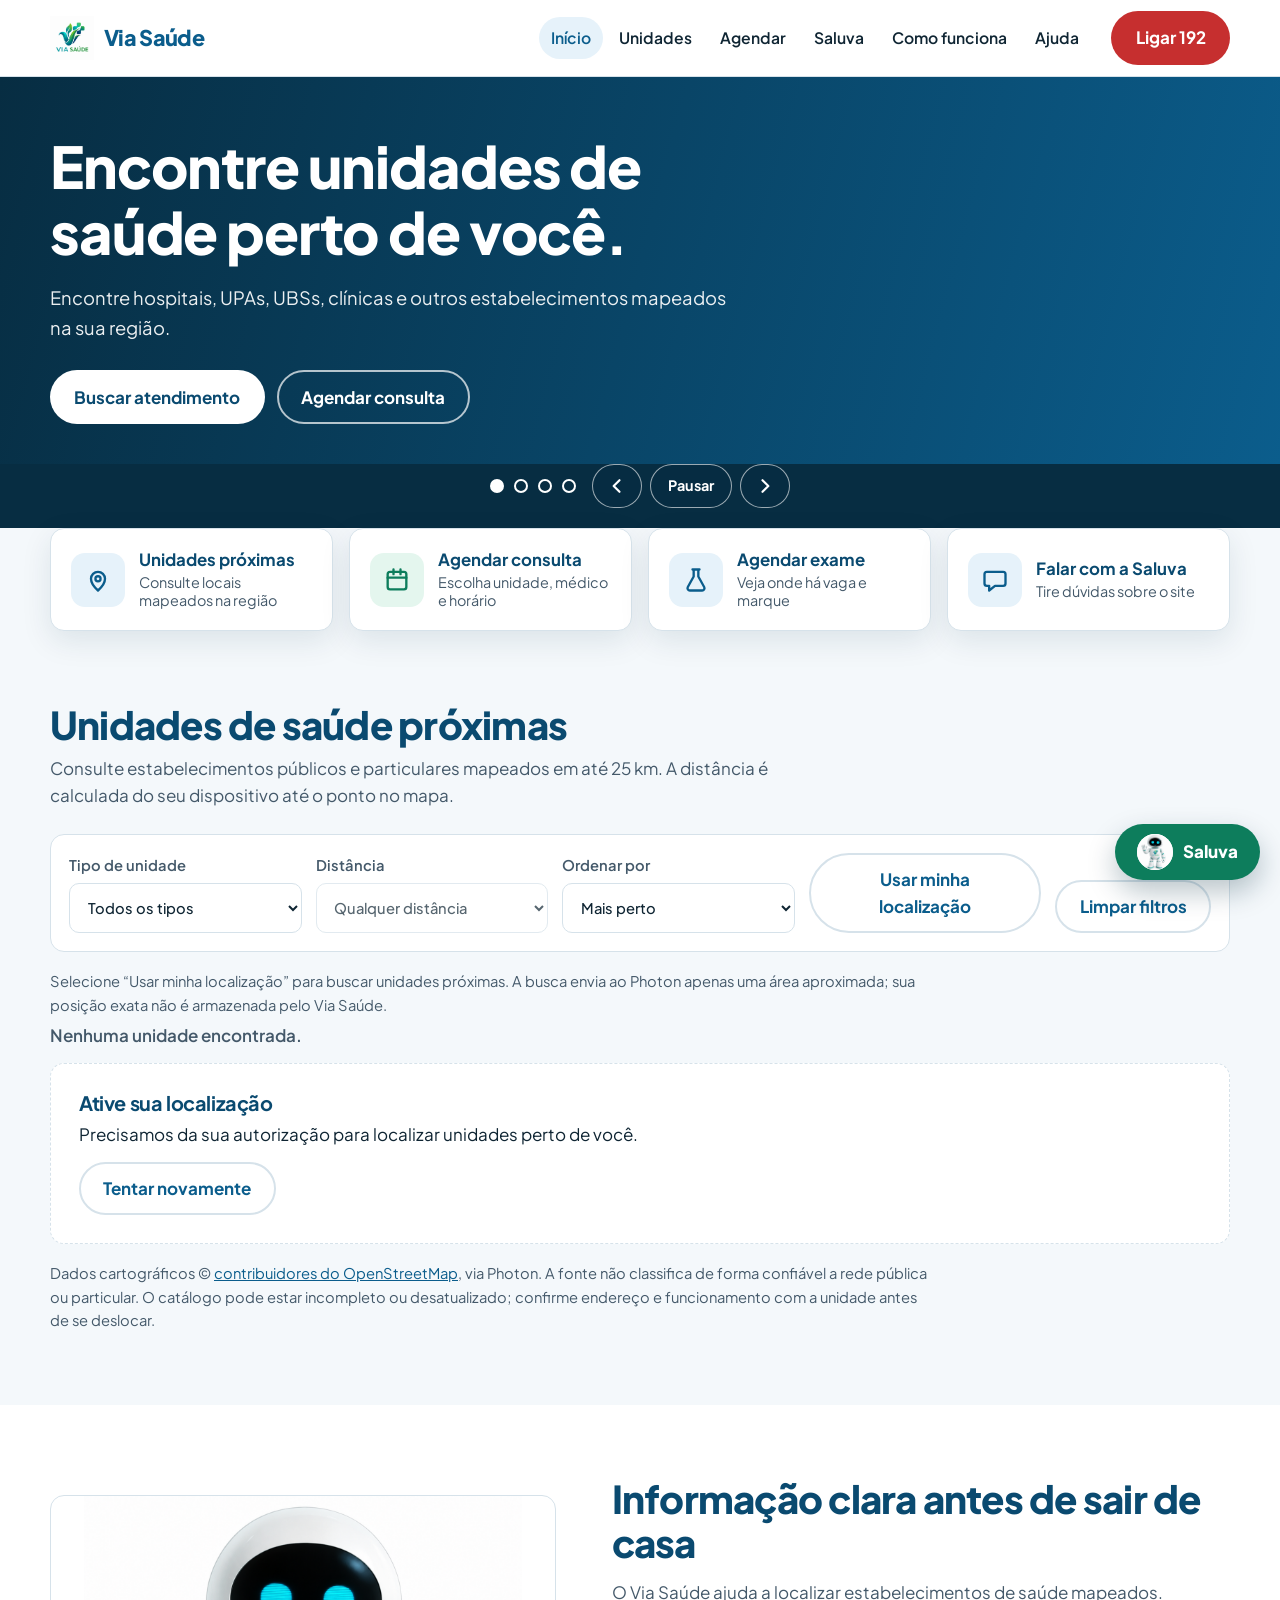
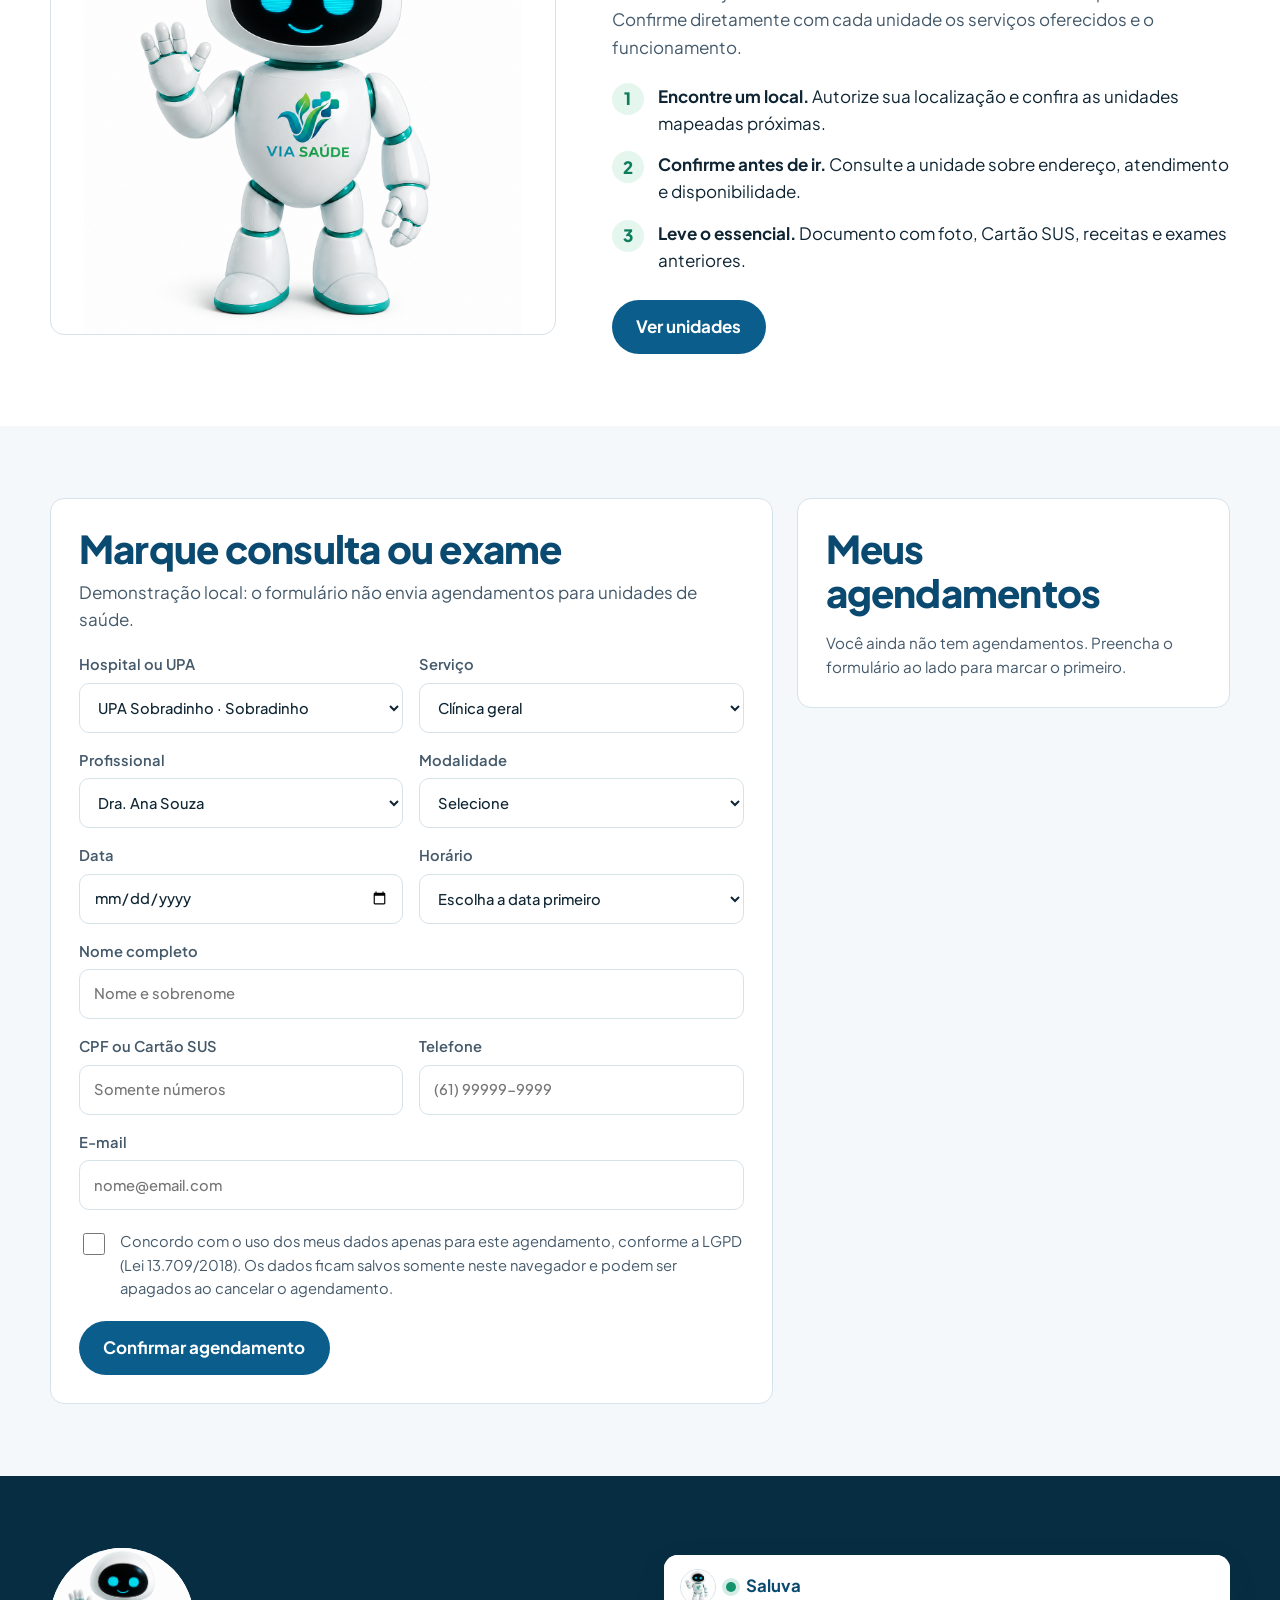
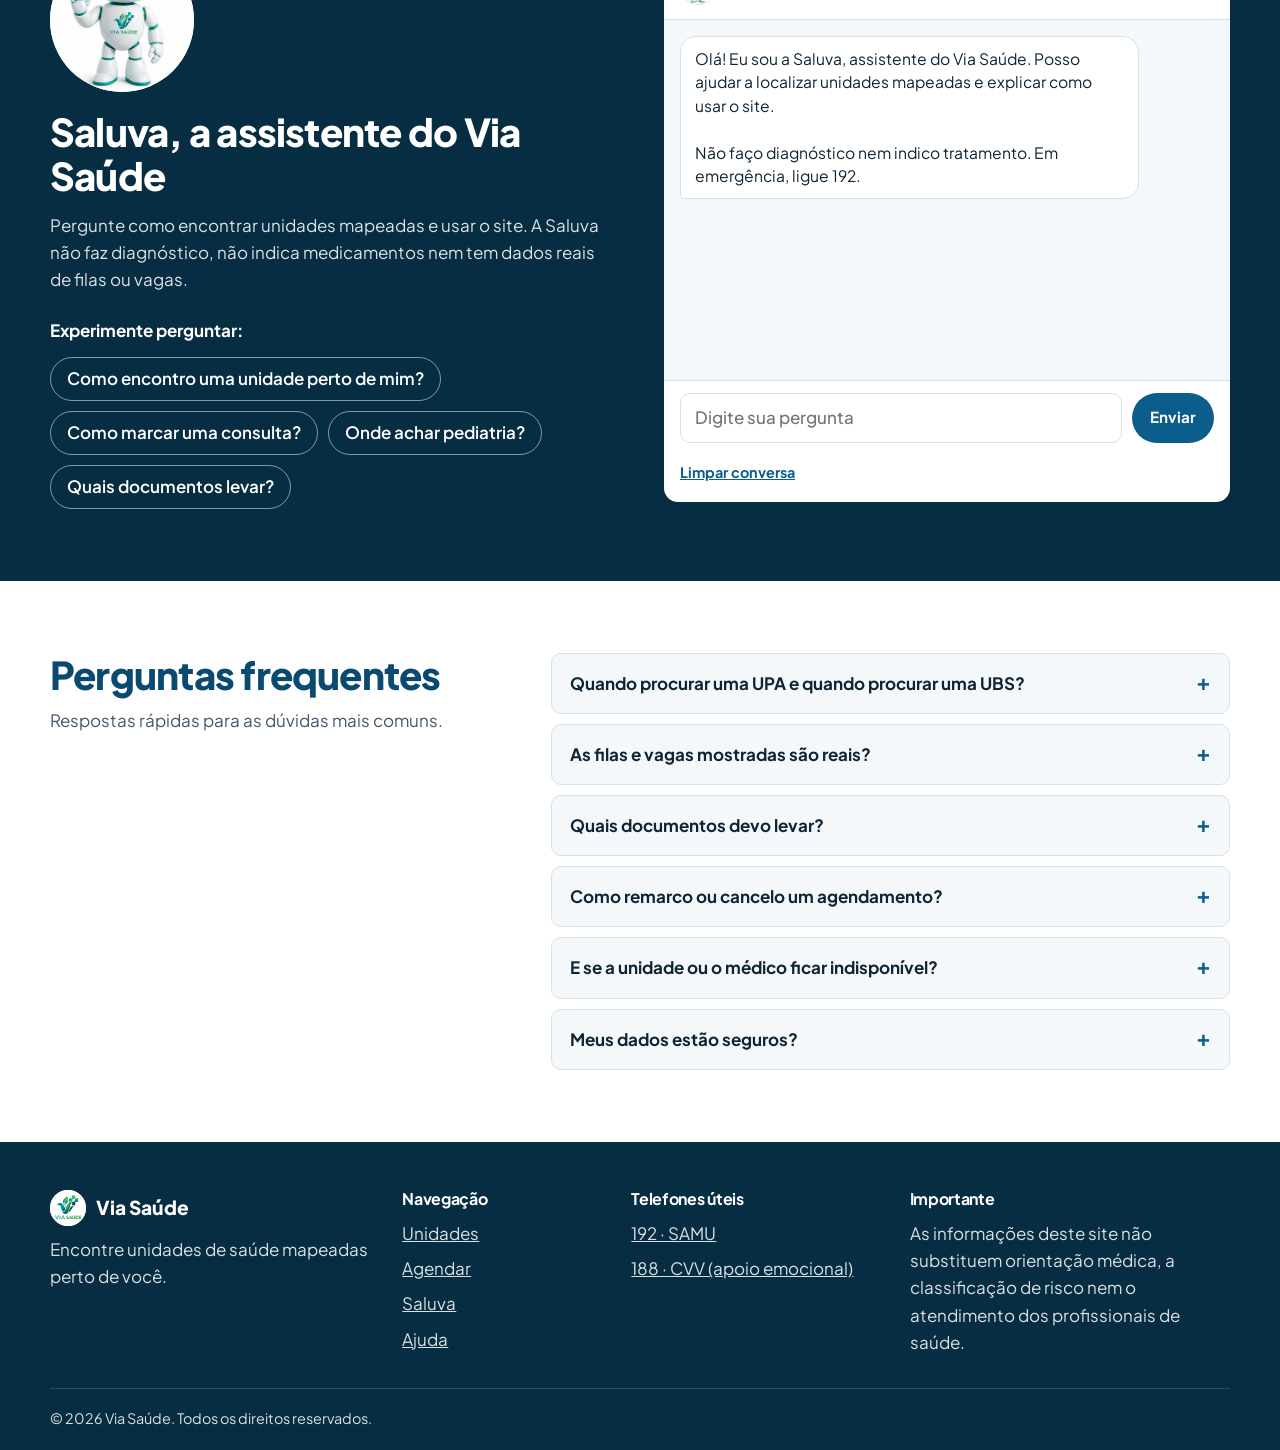
<file: ViaSaude/frontend/index.html>
<!DOCTYPE html>
<html lang="pt-BR">
<head>
  <meta charset="UTF-8" />
  <meta name="viewport" content="width=device-width, initial-scale=1.0" />
  <title>Via Saúde | Encontre o atendimento certo</title>
  <meta name="description" content="Encontre hospitais, UPAs, UBSs, clínicas e outros estabelecimentos de saúde mapeados perto de você. Calcule a distância a partir da sua localização." />
  <meta name="theme-color" content="#0b5d8c" />
  <link rel="icon" type="image/png" href="img/logo_viasaude.png" />
  <link rel="preconnect" href="https://fonts.googleapis.com" />
  <link rel="preconnect" href="https://fonts.gstatic.com" crossorigin />
  <link href="https://fonts.googleapis.com/css2?family=Plus+Jakarta+Sans:wght@400;500;600;700;800&display=swap" rel="stylesheet" />
  <link rel="stylesheet" href="styles.css" />
</head>
<body>
  <a class="skip-link" href="#conteudo">Ir para o conteúdo</a>

  <div class="demo-banner" id="demoB  anner" hidden>
    A lista de locais usa dados cartográficos do OpenStreetMap e pode estar incompleta. O formulário de agendamento é uma demonstração: unidades, profissionais, horários e filas não representam disponibilidade real.
  </div>

  <header class="site-header">
    <div class="container header-inner">
      <a class="brand" href="#inicio" aria-label="Via Saúde, página inicial">
        <img src="img/logo_viasaude.png" alt="" width="44" height="44" />
        <span>Via Saúde</span>
      </a>

      <button class="nav-toggle" type="button" id="navToggle" aria-expanded="false" aria-controls="mainNav">
        <span class="sr-only">Abrir menu</span>
        <svg viewBox="0 0 24 24" width="26" height="26" aria-hidden="true"><path d="M4 7h16M4 12h16M4 17h16" fill="none" stroke="currentColor" stroke-width="2.4" stroke-linecap="round"/></svg>
      </button>

      <nav class="main-nav" id="mainNav" aria-label="Navegação principal">
        <a href="#inicio" class="nav-link">Início</a>
        <a href="#unidades" class="nav-link">Unidades</a>
        <a href="#agendar" class="nav-link">Agendar</a>
        <a href="#saluva" class="nav-link">Saluva</a>
        <a href="#como-funciona" class="nav-link">Como funciona</a>
        <a href="#ajuda" class="nav-link">Ajuda</a>
      </nav>

      <a class="btn btn-emergency" href="tel:192" aria-label="Emergência: ligar para o SAMU, 192">Ligar 192</a>
    </div>
  </header>

  <main id="conteudo">

    <!-- DESTAQUES (carrossel automático) -->
    <section class="hero" id="inicio" aria-roledescription="carrossel" aria-label="Destaques do Via Saúde" data-carousel>
      <div class="slides">

        <article class="slide slide--1 is-active" aria-roledescription="slide" aria-label="1 de 4">
          <div class="container">
            <div class="slide-copy">
              <h1>Encontre unidades de saúde perto de você.</h1>
              <p>Encontre hospitais, UPAs, UBSs, clínicas e outros estabelecimentos mapeados na sua região.</p>
              <div class="slide-actions">
                <a href="#unidades" class="btn btn-light">Buscar atendimento</a>
                <a href="#agendar" class="btn btn-outline-light">Agendar consulta</a>
              </div>
            </div>
          </div>
        </article>

        <article class="slide slide--2" aria-roledescription="slide" aria-label="2 de 4" aria-hidden="true">
          <div class="container">
            <div class="slide-copy">
              <h2>Marque consulta ou exame pelo site.</h2>
              <p>Escolha a unidade, o profissional e o horário. Se algo mudar depois, avisamos para você refazer a marcação.</p>
              <div class="slide-actions">
                <a href="#agendar" class="btn btn-light">Agendar agora</a>
                <a href="#agendar" class="btn btn-outline-light">Ver meus agendamentos</a>
              </div>
            </div>
          </div>
        </article>

        <article class="slide slide--3" aria-roledescription="slide" aria-label="3 de 4" aria-hidden="true">
          <div class="container">
            <div class="slide-copy">
              <h2>Converse com a Saluva.</h2>
              <p>Ela explica como usar o site, ajuda a achar a unidade certa e responde dúvidas sobre o agendamento.</p>
              <div class="slide-actions">
                <button type="button" class="btn btn-light" data-saluva-open>Conversar agora</button>
                <a href="#saluva" class="btn btn-outline-light">Conhecer a Saluva</a>
              </div>
            </div>
          </div>
        </article>

        <article class="slide slide--4" aria-roledescription="slide" aria-label="4 de 4" aria-hidden="true">
          <div class="container">
            <div class="slide-copy">
              <h2>Emergência? Não espere.</h2>
              <p>Se há risco à vida, ligue 192 (SAMU). O Via Saúde organiza informações e não substitui a avaliação da equipe de saúde.</p>
              <div class="slide-actions">
                <a href="tel:192" class="btn btn-light">Ligar 192</a>
              </div>
            </div>
          </div>
        </article>
      </div>

      <div class="container hero-controls">
        <div class="hero-dots" role="group" aria-label="Escolher destaque"></div>
        <div class="hero-buttons">
          <button type="button" class="ctrl" data-carousel-prev aria-label="Destaque anterior">
            <svg viewBox="0 0 24 24" width="20" height="20" aria-hidden="true"><path d="M15 5l-7 7 7 7" fill="none" stroke="currentColor" stroke-width="2.6" stroke-linecap="round" stroke-linejoin="round"/></svg>
          </button>
          <button type="button" class="ctrl" data-carousel-pause aria-label="Pausar rotação automática">Pausar</button>
          <button type="button" class="ctrl" data-carousel-next aria-label="Próximo destaque">
            <svg viewBox="0 0 24 24" width="20" height="20" aria-hidden="true"><path d="M9 5l7 7-7 7" fill="none" stroke="currentColor" stroke-width="2.6" stroke-linecap="round" stroke-linejoin="round"/></svg>
          </button>
        </div>
      </div>
    </section>

    <!-- ACESSO RÁPIDO -->
    <section class="quick" aria-label="Acesso rápido">
      <div class="container quick-grid">
        <a class="quick-card" href="#unidades">
          <span class="quick-icon"><svg viewBox="0 0 24 24" width="28" height="28" aria-hidden="true"><path d="M12 21s-6-5.2-6-10a6 6 0 1 1 12 0c0 4.8-6 10-6 10z"/><circle cx="12" cy="11" r="2.2"/></svg></span>
          <span class="quick-text"><strong>Unidades próximas</strong><span>Consulte locais mapeados na região</span></span>
        </a>
        <a class="quick-card" href="#agendar" data-action="prefill-booking" data-service="consulta-geral">
          <span class="quick-icon"><svg viewBox="0 0 24 24" width="28" height="28" aria-hidden="true"><rect x="4" y="5" width="16" height="15" rx="2"/><path d="M4 10h16M9 3v4M15 3v4"/></svg></span>
          <span class="quick-text"><strong>Agendar consulta</strong><span>Escolha unidade, médico e horário</span></span>
        </a>
        <a class="quick-card" href="#agendar" data-action="prefill-booking" data-service="ultrassom">
          <span class="quick-icon"><svg viewBox="0 0 24 24" width="28" height="28" aria-hidden="true"><path d="M9 3h6M10 3v6l-5 9a2 2 0 0 0 1.8 3h10.4A2 2 0 0 0 19 18l-5-9V3"/></svg></span>
          <span class="quick-text"><strong>Agendar exame</strong><span>Veja onde há vaga e marque</span></span>
        </a>
        <button class="quick-card" type="button" data-saluva-open>
          <span class="quick-icon"><svg viewBox="0 0 24 24" width="28" height="28" aria-hidden="true"><path d="M5 5h14a2 2 0 0 1 2 2v8a2 2 0 0 1-2 2h-7l-5 4v-4H5a2 2 0 0 1-2-2V7a2 2 0 0 1 2-2z"/></svg></span>
          <span class="quick-text"><strong>Falar com a Saluva</strong><span>Tire dúvidas sobre o site</span></span>
        </button>
      </div>
    </section>

    <!-- UNIDADES -->
    <section class="section" id="unidades">
      <div class="container">
        <div class="section-head">
          <h2>Unidades de saúde próximas</h2>
          <p>Consulte estabelecimentos públicos e particulares mapeados em até 25 km. A distância é calculada do seu dispositivo até o ponto no mapa.</p>
        </div>

        <div class="filter-bar">
          <label>
            <span>Tipo de unidade</span>
            <select id="typeFilter">
              <option value="todos">Todos os tipos</option>
              <option value="Hospital">Hospitais</option>
              <option value="Hospital Regional">Hospitais regionais</option>
              <option value="UPA">UPAs</option>
              <option value="UBS">UBSs e postos de saúde</option>
              <option value="Clínica">Clínicas e centros médicos</option>
              <option value="Consultório">Consultórios e ambulatórios</option>
              <option value="Dentista">Dentistas</option>
              <option value="Farmácia">Farmácias</option>
              <option value="Laboratório">Laboratórios</option>
              <option value="Diagnóstico">Diagnóstico por imagem</option>
              <option value="Reabilitação">Reabilitação</option>
              <option value="Unidade de saúde">Outras unidades</option>
            </select>
          </label>
          <label>
            <span>Distância</span>
            <select id="distanceFilter">
              <option value="todos">Qualquer distância</option>
              <option value="ate-2km">Até 2 km</option>
              <option value="ate-5km">Até 5 km</option>
              <option value="mais-5km">Mais de 5 km</option>
            </select>
          </label>
          <label>
            <span>Ordenar por</span>
            <select id="sortFilter">
              <option value="distancia">Mais perto</option>
              <option value="nome">Nome</option>
            </select>
          </label>
          <button type="button" class="btn btn-secondary" id="getLocation" aria-label="Usar minha localização">Usar minha localização</button>
          <button type="button" class="btn btn-secondary" id="clearFilters">Limpar filtros</button>
        </div>

        <p class="fineprint" id="locationStatus" aria-live="polite">Selecione “Usar minha localização” para buscar unidades próximas. A busca envia ao Photon apenas uma área aproximada; sua posição exata não é armazenada pelo Via Saúde.</p>
        <p class="unit-summary" id="unitSummary" aria-live="polite"></p>
        <div id="unitResults" class="unit-grid"></div>
        <p class="fineprint">Dados cartográficos © <a href="https://www.openstreetmap.org/copyright" target="_blank" rel="noopener noreferrer">contribuidores do OpenStreetMap</a>, via Photon. A fonte não classifica de forma confiável a rede pública ou particular. O catálogo pode estar incompleto ou desatualizado; confirme endereço e funcionamento com a unidade antes de se deslocar.</p>
      </div>
    </section>

    <!-- COMO FUNCIONA -->
    <section class="section section-white" id="como-funciona">
      <div class="container about">
        <img class="about-saluva" src="img/saluva.png" alt="Saluva, assistente virtual do Via Saúde" width="640" height="640" loading="lazy" />
        <div>
          <h2>Informação clara antes de sair de casa</h2>
          <p>O Via Saúde ajuda a localizar estabelecimentos de saúde mapeados. Confirme diretamente com cada unidade os serviços oferecidos e o funcionamento.</p>
          <ol class="steps">
            <li><strong>Encontre um local.</strong> Autorize sua localização e confira as unidades mapeadas próximas.</li>
            <li><strong>Confirme antes de ir.</strong> Consulte a unidade sobre endereço, atendimento e disponibilidade.</li>
            <li><strong>Leve o essencial.</strong> Documento com foto, Cartão SUS, receitas e exames anteriores.</li>
          </ol>
          <a href="#unidades" class="btn btn-primary">Ver unidades</a>
        </div>
      </div>
    </section>

    <!-- AGENDAMENTO -->
    <section class="section" id="agendar">
      <div class="container appointment-layout">
        <div class="panel">
          <h2>Marque consulta ou exame</h2>
          <p class="panel-lead" id="formTitle">Demonstração local: o formulário não envia agendamentos para unidades de saúde.</p>

          <form id="appointmentForm" novalidate>
            <div class="form-grid">
              <label>
                <span>Hospital ou UPA</span>
                <select id="appointmentUnit" name="unitId" required></select>
              </label>
              <label>
                <span>Serviço</span>
                <select id="appointmentService" name="service" required></select>
              </label>
              <label>
                <span>Profissional</span>
                <select id="appointmentDoctor" name="doctor" required></select>
              </label>
              <label>
                <span>Modalidade</span>
                <select id="appointmentMode" name="mode" required>
                  <option value="">Selecione</option>
                  <option value="presencial">Presencial</option>
                  <option value="online">Online</option>
                </select>
              </label>
              <label>
                <span>Data</span>
                <input type="date" id="appointmentDate" name="date" required />
              </label>
              <label>
                <span>Horário</span>
                <select id="appointmentTime" name="time" required></select>
              </label>
              <label class="span-2">
                <span>Nome completo</span>
                <input type="text" id="patientName" name="name" autocomplete="name" placeholder="Nome e sobrenome" required />
              </label>
              <label>
                <span>CPF ou Cartão SUS</span>
                <input type="text" id="patientDocument" name="document" inputmode="numeric" autocomplete="off" placeholder="Somente números" required />
              </label>
              <label>
                <span>Telefone</span>
                <input type="tel" id="patientPhone" name="phone" autocomplete="tel" placeholder="(61) 99999-9999" required />
              </label>
              <label class="span-2">
                <span>E-mail</span>
                <input type="email" id="patientEmail" name="email" autocomplete="email" placeholder="nome@email.com" required />
              </label>
            </div>

            <div class="consent">
              <input type="checkbox" id="privacyConsent" name="privacyConsent" required />
              <label for="privacyConsent">Concordo com o uso dos meus dados apenas para este agendamento, conforme a LGPD (Lei 13.709/2018). Os dados ficam salvos somente neste navegador e podem ser apagados ao cancelar o agendamento.</label>
            </div>

            <div class="form-actions">
              <button type="submit" class="btn btn-primary" id="submitBtn">Confirmar agendamento</button>
              <button type="button" class="btn btn-secondary" id="cancelEdit" hidden>Cancelar alteração</button>
            </div>
          </form>

          <div id="formMessage" class="form-message" role="status" aria-live="polite"></div>
        </div>

        <aside class="panel">
          <h2>Meus agendamentos</h2>
          <div id="appointmentsList" class="appointments" aria-live="polite"></div>
        </aside>
      </div>
    </section>

    <!-- SALUVA -->
    <section class="section saluva" id="saluva">
      <div class="container saluva-layout">
        <div class="saluva-copy">
          <img class="saluva-portrait" src="img/saluva.png" alt="Saluva, assistente virtual do Via Saúde" width="160" height="160" loading="lazy" />
          <h2>Saluva, a assistente do Via Saúde</h2>
          <p>Pergunte como encontrar unidades mapeadas e usar o site. A Saluva não faz diagnóstico, não indica medicamentos nem tem dados reais de filas ou vagas.</p>
          <p class="saluva-try">Experimente perguntar:</p>
          <div class="chips">
            <button type="button" class="chip" data-saluva-prompt="Como encontro uma unidade perto de mim?">Como encontro uma unidade perto de mim?</button>
            <button type="button" class="chip" data-saluva-prompt="Como faço para marcar uma consulta?">Como marcar uma consulta?</button>
            <button type="button" class="chip" data-saluva-prompt="Onde posso levar meu filho ao pediatra?">Onde achar pediatria?</button>
            <button type="button" class="chip" data-saluva-prompt="Quais documentos devo levar?">Quais documentos levar?</button>
          </div>
        </div>

        <div class="chat chat-inline" data-saluva aria-label="Conversa com a Saluva">
          <div class="chat-head">
            <img class="chat-avatar" src="img/saluva.png" alt="" width="36" height="36" />
            <span class="dot-online" aria-hidden="true"></span>
            <strong>Saluva</strong>
          </div>
        </div>
      </div>
    </section>

    <!-- AJUDA -->
    <section class="section section-white" id="ajuda">
      <div class="container help-layout">
        <div>
          <h2>Perguntas frequentes</h2>
          <p>Respostas rápidas para as dúvidas mais comuns.</p>
        </div>
        <div class="faq">
          <details>
            <summary>Quando procurar uma UPA e quando procurar uma UBS?</summary>
            <p>As UPAs funcionam 24 horas e atendem urgências, como febre alta, dores fortes e ferimentos. As UBSs cuidam do acompanhamento de rotina, de vacinas e de consultas agendadas. Se há risco à vida, ligue 192 (SAMU).</p>
          </details>
          <details>
            <summary>As filas e vagas mostradas são reais?</summary>
            <p>Não. O site não recebe dados reais de filas, lotação, serviços ou vagas. O formulário de agendamento é apenas uma demonstração e não envia marcações para unidades.</p>
          </details>
          <details>
            <summary>Quais documentos devo levar?</summary>
            <p>Documento oficial com foto e Cartão SUS. Se tiver, leve também receitas, exames anteriores e a carteira de vacinação.</p>
          </details>
          <details>
            <summary>Como remarco ou cancelo um agendamento?</summary>
            <p>Na seção Meus agendamentos, use os botões Remarcar ou Cancelar do agendamento desejado.</p>
          </details>
          <details>
            <summary>E se a unidade ou o médico ficar indisponível?</summary>
            <p>O agendamento aparece com um aviso em Meus agendamentos e você é notificado na tela. Basta tocar em Remarcar e escolher outra opção.</p>
          </details>
          <details>
            <summary>Meus dados estão seguros?</summary>
            <p>Os dados do agendamento ficam salvos apenas no seu navegador. O documento aparece mascarado na lista e tudo é apagado quando você cancela o agendamento ou limpa os dados do site.</p>
          </details>
        </div>
      </div>
    </section>
  </main>

  <footer class="site-footer">
    <div class="container footer-grid">
      <div>
        <p class="footer-brand"><img src="img/logo_viasaude.png" alt="" width="36" height="36" /> Via Saúde</p>
        <p>Encontre unidades de saúde mapeadas perto de você.</p>
      </div>
      <div>
        <h3>Navegação</h3>
        <ul>
          <li><a href="#unidades">Unidades</a></li>
          <li><a href="#agendar">Agendar</a></li>
          <li><a href="#saluva">Saluva</a></li>
          <li><a href="#ajuda">Ajuda</a></li>
        </ul>
      </div>
      <div>
        <h3>Telefones úteis</h3>
        <ul>
          <li><a href="tel:192">192 · SAMU</a></li>
          <li><a href="tel:188">188 · CVV (apoio emocional)</a></li>
        </ul>
      </div>
      <div>
        <h3>Importante</h3>
        <p>As informações deste site não substituem orientação médica, a classificação de risco nem o atendimento dos profissionais de saúde.</p>
      </div>
    </div>
    <div class="container footer-bottom">
      <p>© <span id="year"></span> Via Saúde. Todos os direitos reservados.</p>
    </div>
  </footer>

  <!-- Saluva flutuante -->
  <button class="saluva-fab" id="openSaluva" type="button" aria-expanded="false" aria-controls="chatWidget">
    <img class="saluva-fab-avatar" src="img/saluva.png" alt="" width="36" height="36" />
    <span id="fabLabel">Saluva</span>
  </button>

  <aside class="chat chat-widget" id="chatWidget" data-saluva aria-label="Chat da Saluva" hidden>
    <div class="chat-head">
      <img class="chat-avatar" src="img/saluva.png" alt="" width="36" height="36" />
      <span class="dot-online" aria-hidden="true"></span>
      <strong>Saluva</strong>
      <button type="button" class="chat-close" id="closeChat" aria-label="Fechar chat">×</button>
    </div>
  </aside>

  <div id="toast" class="toast" role="status" aria-live="polite" hidden></div>

  <script src="js/data.js"></script>
  <script src="js/saluva.js"></script>
  <script src="js/main.js"></script>
</body>
</html>
</file>
<file: ViaSaude/frontend/styles.css>
:root {
  --azul-950: #072d42;
  --azul-800: #0a4a70;
  --azul-700: #0b5d8c;
  --azul-500: #1d82c9;
  --azul-100: #e6f2fa;
  --verde-700: #0d7d5c;
  --verde-500: #14946e;
  --verde-100: #e4f6ee;
  --amarelo-700: #8a5a00;
  --amarelo-500: #d99a1c;
  --amarelo-100: #fff3d4;
  --vermelho-700: #a32424;
  --vermelho-500: #c62f2f;
  --vermelho-100: #fdeaea;
  --ink: #0f2533;
  --ink-2: #44596a;
  --line: #d6e2ea;
  --bg: #f4f8fb;
  --white: #ffffff;
  --radius: 14px;
  --radius-sm: 10px;
  --shadow: 0 10px 30px rgba(7, 45, 66, 0.10);
}

* { box-sizing: border-box; }

html { scroll-behavior: smooth; scroll-padding-top: 92px; }

body {
  margin: 0;
  font-family: "Plus Jakarta Sans", "Segoe UI", system-ui, Arial, sans-serif;
  font-size: 17px;
  line-height: 1.6;
  color: var(--ink);
  background: var(--bg);
}

img { display: block; max-width: 100%; height: auto; }
button, input, select { font: inherit; color: inherit; }
button { cursor: pointer; }
a { color: var(--azul-700); }
h1, h2, h3 { line-height: 1.15; letter-spacing: -0.02em; margin: 0; }
p { margin: 0; }

:focus-visible { outline: 3px solid var(--azul-500); outline-offset: 3px; border-radius: 6px; }

.container { width: min(1180px, calc(100% - 32px)); margin: 0 auto; }

.sr-only {
  position: absolute; width: 1px; height: 1px; padding: 0; margin: -1px;
  overflow: hidden; clip: rect(0, 0, 0, 0); white-space: nowrap; border: 0;
}

.skip-link {
  position: absolute; left: 12px; top: -60px; z-index: 300;
  background: var(--azul-950); color: #fff; padding: 10px 16px; border-radius: 8px;
}
.skip-link:focus { top: 12px; }

/* ---------- Aviso de demonstração ---------- */
.demo-banner {
  background: var(--amarelo-100); color: #5c3d00; text-align: center;
  padding: 8px 16px; font-size: 0.9rem; font-weight: 600;
  border-bottom: 1px solid #f0d58a;
}
.demo-banner[hidden] { display: none; }

/* ---------- Botões ---------- */
.btn {
  display: inline-flex; align-items: center; justify-content: center; gap: 8px;
  min-height: 50px; padding: 0.7rem 1.4rem; border-radius: 999px;
  border: 2px solid transparent; font-weight: 700; text-decoration: none;
  transition: background 0.15s ease, border-color 0.15s ease, transform 0.15s ease;
}
.btn:hover { transform: translateY(-1px); }
.btn-primary { background: var(--azul-700); color: #fff; }
.btn-primary:hover { background: var(--azul-800); }
.btn-secondary { background: #fff; color: var(--azul-700); border-color: var(--line); }
.btn-secondary:hover { border-color: var(--azul-500); }
.btn-light { background: #fff; color: var(--azul-800); }
.btn-outline-light { background: transparent; color: #fff; border-color: rgba(255, 255, 255, 0.7); }
.btn-outline-light:hover { background: rgba(255, 255, 255, 0.12); }
.btn-emergency { background: var(--vermelho-500); color: #fff; white-space: nowrap; }
.btn-emergency:hover { background: var(--vermelho-700); }
.btn-danger { background: #fff; color: var(--vermelho-700); border-color: #efc2c2; }
.btn-danger:hover { background: var(--vermelho-100); }
.btn-small { min-height: 42px; padding: 0.4rem 1rem; font-size: 0.95rem; }

/* ---------- Cabeçalho ---------- */
.site-header {
  position: sticky; top: 0; z-index: 100; background: #fff;
  border-bottom: 1px solid var(--line);
}
.site-header.is-scrolled { box-shadow: 0 6px 20px rgba(7, 45, 66, 0.08); }
.header-inner { display: flex; align-items: center; gap: 20px; min-height: 76px; }
.brand {
  display: inline-flex; align-items: center; gap: 10px; text-decoration: none; white-space: nowrap;
  color: var(--azul-700); font-weight: 800; font-size: 1.35rem; letter-spacing: -0.03em;
}
.main-nav { display: flex; align-items: center; gap: 4px; margin-left: auto; }
.nav-link {
  padding: 8px 12px; border-radius: 999px; color: var(--ink); text-decoration: none;
  font-weight: 600; font-size: 0.98rem;
}
.nav-link:hover { background: var(--azul-100); }
.nav-link.active { background: var(--azul-100); color: var(--azul-700); }
.nav-toggle {
  display: none; margin-left: auto; width: 46px; height: 46px; border-radius: 12px;
  border: 1px solid var(--line); background: #fff; color: var(--azul-700);
  align-items: center; justify-content: center;
}

/* ---------- Carrossel ---------- */
.hero { position: relative; background: var(--azul-950); color: #fff; overflow: hidden; }
.slides { position: relative; display: grid; }
.slide {
  position: relative; grid-area: 1 / 1; display: flex; align-items: center;
  opacity: 0; visibility: hidden;
  transition: opacity 0.7s ease, visibility 0.7s;
}
.slide.is-active { opacity: 1; visibility: visible; }
.slide--1 { background: linear-gradient(105deg, #072d42 0%, #0b5d8c 100%); }
.slide--2 { background: linear-gradient(105deg, #0a4a70 0%, #0d7d5c 100%); }
.slide--3 { background: linear-gradient(105deg, #0b5d8c 0%, #1d82c9 100%); }
.slide--4 { background: linear-gradient(105deg, #5a1414 0%, #c62f2f 100%); }
.slide-bg {
  position: absolute; inset: 0; width: 100%; height: 100%;
  object-fit: cover; opacity: 0.22; pointer-events: none;
}
.slide .container { position: relative; padding: 56px 0 40px; }
.slide-copy { max-width: 760px; }
.slide-copy h1, .slide-copy h2 { font-size: clamp(2.1rem, 4.6vw, 3.6rem); font-weight: 800; }
.slide-copy p { margin-top: 18px; font-size: 1.15rem; color: rgba(255, 255, 255, 0.92); max-width: 52ch; }
.slide-actions { display: flex; flex-wrap: wrap; gap: 12px; margin-top: 28px; }

.hero-controls {
  position: relative; z-index: 5; margin: 0 auto; padding-bottom: 20px;
  display: flex; align-items: center; justify-content: center; gap: 16px;
}
.hero-dots { display: flex; flex: 0 0 auto; gap: 10px; }
.dot {
  width: 14px; height: 14px; padding: 0; border-radius: 50%;
  border: 2px solid #fff; background: transparent;
}
.dot.is-active { background: #fff; }
.hero-buttons { display: flex; flex: 0 0 auto; gap: 8px; }
.ctrl {
  min-width: 44px; height: 44px; padding: 0 14px; border-radius: 999px;
  border: 1px solid rgba(255, 255, 255, 0.6); background: rgba(7, 45, 66, 0.35);
  color: #fff; font-weight: 700; font-size: 0.9rem;
  display: inline-flex; align-items: center; justify-content: center;
}
.ctrl[data-carousel-pause] { display: inline-flex; min-width: 82px; }
.ctrl:hover { background: rgba(255, 255, 255, 0.2); }

/* ---------- Acesso rápido ---------- */
.quick { position: relative; z-index: 10; }
.quick-grid { display: grid; grid-template-columns: repeat(4, 1fr); gap: 16px; }
.quick-card {
  display: flex; align-items: center; gap: 14px; text-align: left; width: 100%;
  padding: 20px; background: #fff; border: 1px solid var(--line);
  border-radius: var(--radius); box-shadow: var(--shadow);
  color: var(--ink); text-decoration: none;
  transition: border-color 0.15s ease, transform 0.15s ease;
}
.quick-card:hover { border-color: var(--azul-500); transform: translateY(-2px); }
.quick-icon {
  flex: none; width: 54px; height: 54px; border-radius: 14px;
  background: var(--azul-100); color: var(--azul-700);
  display: grid; place-items: center;
}
.quick-icon svg { fill: none; stroke: currentColor; stroke-width: 2; stroke-linecap: round; stroke-linejoin: round; }
.quick-card:nth-child(2) .quick-icon { background: var(--verde-100); color: var(--verde-700); }
.quick-text { display: flex; flex-direction: column; gap: 2px; line-height: 1.3; }
.quick-text strong { font-size: 1.05rem; color: var(--azul-800); }
.quick-text span { font-size: 0.9rem; color: var(--ink-2); }

/* ---------- Seções ---------- */
.section { padding: 72px 0; }
.section-white { background: #fff; }
.section-head { margin-bottom: 24px; }
.section-head h2, .panel h2, .about h2, .saluva-copy h2, .help-layout h2 {
  font-size: clamp(1.8rem, 3vw, 2.5rem); font-weight: 800; color: var(--azul-800);
}
.section-head p { margin-top: 8px; color: var(--ink-2); max-width: 60ch; }
.fineprint { margin-top: 18px; font-size: 0.92rem; color: var(--ink-2); max-width: 80ch; }

/* ---------- Unidades ---------- */
.tabs { display: flex; flex-wrap: wrap; gap: 8px; margin-bottom: 16px; }
.tab {
  min-height: 44px; padding: 0 18px; border-radius: 999px;
  border: 1.5px solid var(--line); background: #fff; font-weight: 700; color: var(--ink);
}
.tab:hover { border-color: var(--azul-500); }
.tab[aria-pressed="true"] { background: var(--azul-700); border-color: var(--azul-700); color: #fff; }

.filter-bar {
  display: grid; grid-template-columns: repeat(4, 1fr) auto; gap: 14px; align-items: end;
  padding: 18px; background: #fff; border: 1px solid var(--line); border-radius: var(--radius);
  margin-bottom: 16px;
}
.filter-bar label, .form-grid label { display: grid; gap: 6px; font-weight: 600; font-size: 0.92rem; color: var(--ink-2); }

select, input[type="text"], input[type="tel"], input[type="email"], input[type="date"] {
  width: 100%; min-height: 50px; padding: 0.6rem 0.85rem;
  border: 1.5px solid var(--line); border-radius: var(--radius-sm);
  background: #fff; color: var(--ink); font-weight: 500;
}
select:focus, input:focus { border-color: var(--azul-500); }
[aria-invalid="true"] { border-color: var(--vermelho-500); background: var(--vermelho-100); }

.unit-summary { margin: 4px 0 14px; font-weight: 600; color: var(--ink-2); }
.unit-grid { display: grid; grid-template-columns: repeat(auto-fill, minmax(310px, 1fr)); gap: 18px; }

.unit {
  --st: var(--verde-500); --st-bg: var(--verde-100); --st-ink: var(--verde-700);
  display: flex; flex-direction: column; gap: 14px; padding: 20px;
  background: #fff; border: 1px solid var(--line); border-left: 6px solid var(--st);
  border-radius: var(--radius);
}
.unit.amarelo { --st: var(--amarelo-500); --st-bg: var(--amarelo-100); --st-ink: var(--amarelo-700); }
.unit.vermelho { --st: var(--vermelho-500); --st-bg: var(--vermelho-100); --st-ink: var(--vermelho-700); }
.unit-top { display: flex; align-items: center; justify-content: space-between; gap: 10px; }
.unit-type { font-weight: 700; color: var(--ink-2); font-size: 0.92rem; }
.badge {
  display: inline-flex; align-items: center; gap: 8px; padding: 4px 12px; border-radius: 999px;
  background: var(--st-bg); color: var(--st-ink); font-weight: 800; font-size: 0.82rem;
}
.badge::before { content: ""; width: 8px; height: 8px; border-radius: 50%; background: var(--st); }
.unit h3 { font-size: 1.3rem; color: var(--azul-800); }
.unit-address { color: var(--ink-2); font-size: 0.95rem; margin-top: 2px; }
.unit-meta { display: grid; grid-template-columns: 1fr 1fr; gap: 12px; padding: 12px 0; border-top: 1px solid var(--line); border-bottom: 1px solid var(--line); }
.unit-meta div { display: flex; flex-direction: column; font-size: 0.85rem; color: var(--ink-2); }
.unit-meta strong { font-size: 1.15rem; color: var(--ink); }
.services { display: flex; flex-wrap: wrap; gap: 6px; list-style: none; margin: 0; padding: 0; }
.services li { padding: 3px 10px; border-radius: 999px; background: var(--azul-100); color: var(--azul-800); font-size: 0.82rem; font-weight: 600; }
.unit-actions { display: flex; gap: 10px; margin-top: auto; }
.unit-actions .btn { flex: 1; }

.empty { padding: 28px; background: #fff; border: 1px dashed var(--line); border-radius: var(--radius); grid-column: 1 / -1; }
.empty h3 { color: var(--azul-800); margin-bottom: 6px; }
.empty .btn { margin-top: 14px; }

/* ---------- Como funciona ---------- */
.about { display: grid; grid-template-columns: 0.9fr 1.1fr; gap: 56px; align-items: center; }
.about img { border-radius: var(--radius); border: 1px solid var(--line); width: 100%; }
.about img.about-saluva { max-height: 440px; object-fit: contain; background: #fff; }
.about p { margin-top: 14px; color: var(--ink-2); max-width: 56ch; }
.steps { list-style: none; counter-reset: s; margin: 22px 0 26px; padding: 0; display: grid; gap: 14px; }
.steps li { counter-increment: s; position: relative; padding-left: 46px; max-width: 56ch; }
.steps li::before {
  content: counter(s); position: absolute; left: 0; top: 0; width: 32px; height: 32px;
  border-radius: 50%; background: var(--verde-100); color: var(--verde-700);
  display: grid; place-items: center; font-weight: 800;
}

/* ---------- Agendamento ---------- */
.appointment-layout { display: grid; grid-template-columns: 1.25fr 0.75fr; gap: 24px; align-items: start; }
.panel { background: #fff; border: 1px solid var(--line); border-radius: var(--radius); padding: 28px; }
.panel-lead { margin: 8px 0 20px; color: var(--ink-2); }
.form-grid { display: grid; grid-template-columns: repeat(2, 1fr); gap: 16px; }
.span-2 { grid-column: span 2; }
.consent { display: flex; gap: 12px; align-items: flex-start; margin: 20px 0; font-size: 0.92rem; color: var(--ink-2); }
.consent input { width: 22px; height: 22px; margin-top: 3px; flex: none; accent-color: var(--azul-700); }
.form-actions { display: flex; flex-wrap: wrap; gap: 12px; }
.form-actions .btn[hidden] { display: none; }
.form-message { display: none; margin-top: 16px; padding: 14px 16px; border-radius: var(--radius-sm); font-weight: 600; }
.form-message.success { display: block; background: var(--verde-100); color: var(--verde-700); }
.form-message.warning { display: block; background: var(--amarelo-100); color: var(--amarelo-700); }
.form-message.error { display: block; background: var(--vermelho-100); color: var(--vermelho-700); }

.appointments { display: grid; gap: 14px; margin-top: 16px; }
.appt { padding: 18px; border: 1px solid var(--line); border-radius: var(--radius-sm); background: var(--bg); }
.appt.has-issue { border-color: var(--amarelo-500); background: var(--amarelo-100); }
.appt-top { display: flex; justify-content: space-between; align-items: flex-start; gap: 10px; }
.appt h3 { font-size: 1.1rem; color: var(--azul-800); }
.appt-sub { color: var(--ink-2); font-size: 0.95rem; }
.pill { padding: 3px 12px; border-radius: 999px; font-size: 0.8rem; font-weight: 800; white-space: nowrap; }
.pill.presencial { background: var(--azul-100); color: var(--azul-800); }
.pill.online { background: var(--verde-100); color: var(--verde-700); }
.appt-meta { display: grid; grid-template-columns: auto 1fr; gap: 4px 12px; margin: 12px 0 0; font-size: 0.93rem; }
.appt-meta dt { color: var(--ink-2); }
.appt-meta dd { margin: 0; font-weight: 600; }
.appt-alert { margin-top: 12px; padding: 10px 12px; border-radius: 8px; background: #fff; color: var(--amarelo-700); font-weight: 700; font-size: 0.92rem; }
.appt-actions { display: flex; flex-wrap: wrap; gap: 8px; margin-top: 14px; }

/* ---------- Saluva ---------- */
.saluva { background: var(--azul-950); color: #fff; }
.saluva-layout { display: grid; grid-template-columns: 1fr 1fr; gap: 48px; align-items: center; }
.saluva-copy h2 { color: #fff; }
.saluva-portrait { width: 144px; height: 144px; object-fit: contain; border-radius: 50%; background: #fff; margin-bottom: 18px; }
.saluva-copy p { margin-top: 14px; color: rgba(255, 255, 255, 0.86); max-width: 52ch; }
.saluva-copy .saluva-try { margin-top: 24px; font-weight: 700; color: #fff; }
.chips { display: flex; flex-wrap: wrap; gap: 10px; margin-top: 12px; }
.chip {
  min-height: 44px; padding: 0 16px; border-radius: 999px; border: 1.5px solid rgba(255, 255, 255, 0.5);
  background: transparent; color: #fff; font-weight: 600; text-align: left;
}
.chip:hover { background: rgba(255, 255, 255, 0.14); }

.chat { display: flex; flex-direction: column; background: #fff; color: var(--ink); border-radius: var(--radius); overflow: hidden; box-shadow: var(--shadow); }
.chat-head { display: flex; align-items: center; gap: 10px; padding: 14px 16px; background: #fff; border-bottom: 1px solid var(--line); }
.chat-head strong { color: var(--azul-800); font-size: 1.05rem; }
.chat-avatar { width: 36px; height: 36px; object-fit: contain; border-radius: 50%; background: #fff; border: 1px solid var(--line); }
.dot-online { width: 10px; height: 10px; border-radius: 50%; background: var(--verde-500); box-shadow: 0 0 0 4px rgba(20, 148, 110, 0.18); }
.chat-close { margin-left: auto; width: 40px; height: 40px; border: 0; background: transparent; font-size: 1.8rem; line-height: 1; color: var(--ink-2); border-radius: 8px; }
.chat-close:hover { background: var(--bg); }
.chat-log { height: 360px; overflow-y: auto; padding: 16px; display: flex; flex-direction: column; gap: 10px; background: var(--bg); }
.bubble { max-width: 86%; padding: 10px 14px; border-radius: 16px; white-space: pre-wrap; overflow-wrap: anywhere; line-height: 1.5; font-size: 0.98rem; }
.bubble.ai { align-self: flex-start; background: #fff; border: 1px solid var(--line); border-bottom-left-radius: 4px; }
.bubble.user { align-self: flex-end; background: var(--azul-700); color: #fff; border-bottom-right-radius: 4px; }
.chat-typing { padding: 6px 16px; font-size: 0.9rem; color: var(--ink-2); font-weight: 600; background: var(--bg); }
.chat-typing[hidden] { display: none; }
.chat-form { display: flex; gap: 10px; padding: 12px 16px; border-top: 1px solid var(--line); }
.chat-form input { flex: 1; min-width: 0; }
.chat-foot { padding: 0 16px 12px; }
.chat-clear { border: 0; background: transparent; color: var(--azul-700); font-weight: 700; font-size: 0.9rem; text-decoration: underline; padding: 6px 0; }

.saluva-fab {
  position: fixed; right: 20px; bottom: 20px; z-index: 150;
  display: inline-flex; align-items: center; gap: 10px; min-height: 56px; padding: 0 22px;
  border: 0; border-radius: 999px; background: var(--verde-700); color: #fff;
  font-weight: 800; box-shadow: 0 12px 28px rgba(7, 45, 66, 0.28);
}
.saluva-fab:hover { background: var(--verde-500); }
.saluva-fab-avatar { width: 36px; height: 36px; object-fit: contain; border-radius: 50%; background: #fff; }
.chat-widget { position: fixed; right: 20px; bottom: 90px; z-index: 160; width: min(400px, calc(100vw - 24px)); }
.chat-widget[hidden] { display: none; }
.chat-widget .chat-log { height: min(380px, 50vh); }

/* ---------- Ajuda / FAQ ---------- */
.help-layout { display: grid; grid-template-columns: 0.8fr 1.2fr; gap: 48px; align-items: start; }
.help-layout > div:first-child p { margin-top: 10px; color: var(--ink-2); }
.faq { display: grid; gap: 10px; }
.faq details { border: 1px solid var(--line); border-radius: var(--radius-sm); background: var(--bg); }
.faq summary { padding: 16px 18px; font-weight: 700; cursor: pointer; list-style: none; display: flex; justify-content: space-between; gap: 12px; }
.faq summary::-webkit-details-marker { display: none; }
.faq summary::after { content: "+"; font-size: 1.4rem; line-height: 1; color: var(--azul-700); }
.faq details[open] summary::after { content: "–"; }
.faq details p { padding: 0 18px 18px; color: var(--ink-2); max-width: 64ch; }

/* ---------- Rodapé ---------- */
.site-footer { background: var(--azul-950); color: rgba(255, 255, 255, 0.85); padding: 48px 0 20px; }
.footer-grid { display: grid; grid-template-columns: 1.3fr 0.8fr 1fr 1.3fr; gap: 32px; }
.site-footer h3 { color: #fff; font-size: 1rem; margin-bottom: 12px; }
.site-footer ul { list-style: none; margin: 0; padding: 0; display: grid; gap: 8px; }
.site-footer a { color: rgba(255, 255, 255, 0.85); }
.footer-brand { display: flex; align-items: center; gap: 10px; color: #fff; font-weight: 800; font-size: 1.2rem; margin-bottom: 10px; }
.footer-brand img { width: 36px; height: 36px; object-fit: contain; border-radius: 50%; background: #fff; }
.footer-bottom { margin-top: 32px; padding-top: 18px; border-top: 1px solid rgba(255, 255, 255, 0.15); font-size: 0.9rem; }

/* ---------- Toast ---------- */
.toast {
  position: fixed; left: 50%; top: 92px; transform: translateX(-50%); z-index: 400;
  max-width: min(520px, calc(100vw - 32px)); padding: 14px 18px; border-radius: var(--radius-sm);
  background: var(--azul-950); color: #fff; font-weight: 600; box-shadow: var(--shadow);
}
.toast[hidden] { display: none; }
.toast.success { background: var(--verde-700); }
.toast.warning { background: var(--amarelo-700); }
.toast.error { background: var(--vermelho-700); }

/* ---------- Responsivo ---------- */
@media (max-width: 1040px) {
  .quick-grid { grid-template-columns: repeat(2, 1fr); }
  .filter-bar { grid-template-columns: repeat(2, 1fr); }
  .filter-bar .btn { grid-column: span 2; }
  .footer-grid { grid-template-columns: 1fr 1fr; }
}

@media (max-width: 900px) {
  .nav-toggle { display: inline-flex; }
  .btn-emergency { margin-left: 0; min-height: 44px; padding: 0 16px; }
  .main-nav {
    display: none; position: absolute; left: 0; right: 0; top: 100%;
    flex-direction: column; align-items: stretch; gap: 2px; padding: 12px 16px 16px;
    background: #fff; border-bottom: 1px solid var(--line); box-shadow: var(--shadow);
  }
  .main-nav.is-open { display: flex; }
  .nav-link { padding: 12px 14px; font-size: 1.05rem; }
  .about, .appointment-layout, .saluva-layout, .help-layout { grid-template-columns: 1fr; gap: 28px; }
  .section { padding: 52px 0; }
}

@media (max-width: 640px) {
  body { font-size: 16.5px; }
  .slide { align-items: flex-start; }
  .slide .container { padding: 36px 0 28px; }
  .quick-grid { grid-template-columns: 1fr; }
  .filter-bar { grid-template-columns: 1fr; }
  .filter-bar .btn { grid-column: auto; }
  .form-grid { grid-template-columns: 1fr; }
  .span-2 { grid-column: auto; }
  .panel { padding: 20px; }
  .footer-grid { grid-template-columns: 1fr; }
  .saluva-fab span { display: none; }
  .saluva-fab { width: 56px; padding: 0; justify-content: center; }
  .chat-widget { right: 12px; left: 12px; width: auto; bottom: 86px; }
  .brand span { font-size: 1.1rem; }
  .brand img { width: 38px; height: 38px; }
  .header-inner { gap: 10px; }
}

@media (prefers-reduced-motion: reduce) {
  html { scroll-behavior: auto; }
  *, *::before, *::after { transition-duration: 0.01ms !important; animation-duration: 0.01ms !important; }
}
</file>
